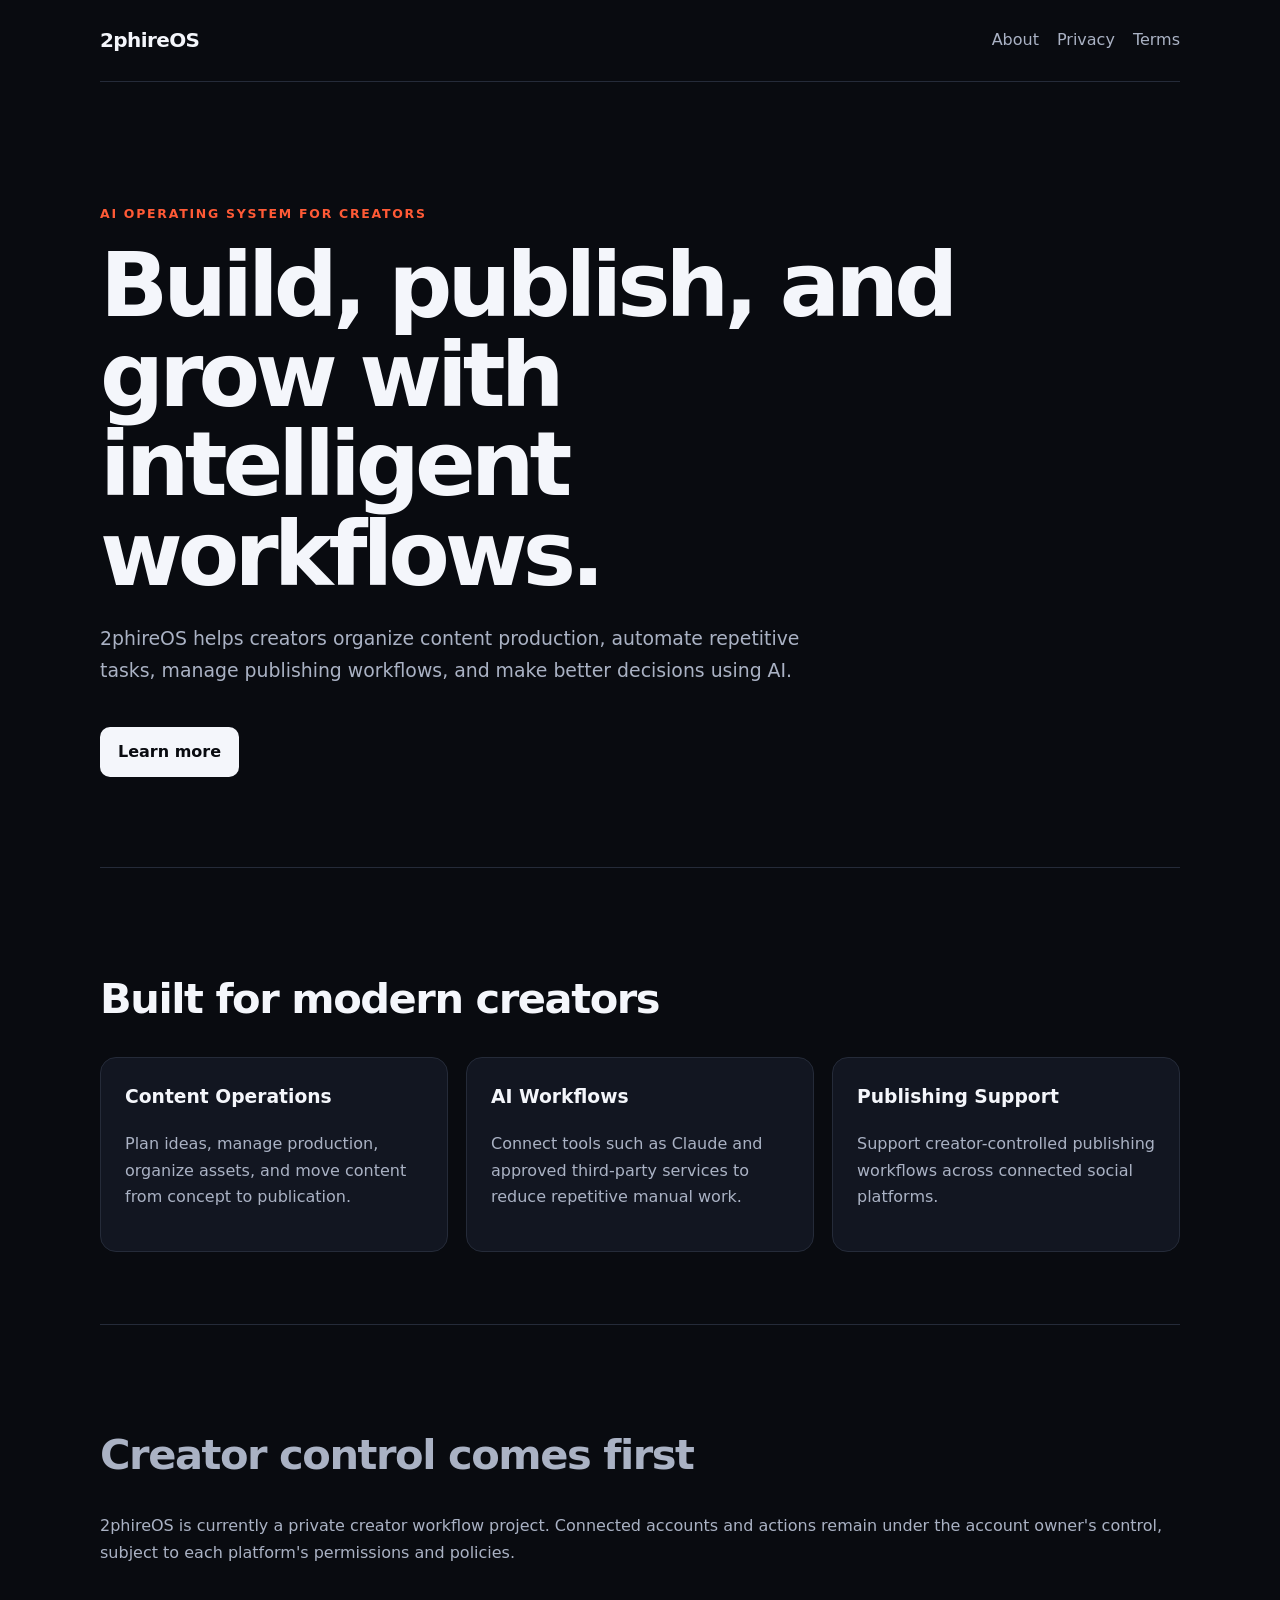
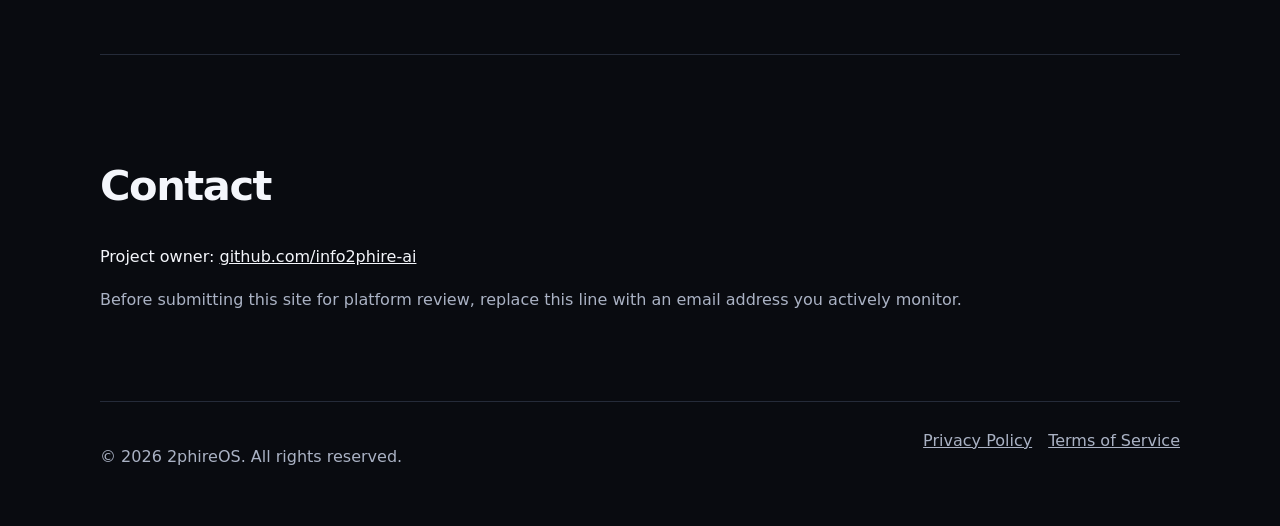
<file: index.html>
<!doctype html>
<html lang="en">
<head>
  <meta charset="utf-8">
  <meta name="viewport" content="width=device-width, initial-scale=1">
  <title>2phireOS — AI Operating System for Creators</title>
  <meta name="description" content="2phireOS is an AI-powered operating system for creators, helping automate content workflows, publishing, research, and business operations.">
  <link rel="stylesheet" href="style.css">
</head>
<body>
  <header class="site-header">
    <a class="brand" href="index.html">2phireOS</a>
    <nav>
      <a href="#about">About</a>
      <a href="privacy.html">Privacy</a>
      <a href="terms.html">Terms</a>
    </nav>
  </header>

  <main>
    <section class="hero">
      <p class="eyebrow">AI OPERATING SYSTEM FOR CREATORS</p>
      <h1>Build, publish, and grow with intelligent workflows.</h1>
      <p class="lead">
        2phireOS helps creators organize content production, automate repetitive tasks,
        manage publishing workflows, and make better decisions using AI.
      </p>
      <a class="button" href="#about">Learn more</a>
    </section>

    <section id="about" class="section">
      <h2>Built for modern creators</h2>
      <div class="grid">
        <article class="card">
          <h3>Content Operations</h3>
          <p>Plan ideas, manage production, organize assets, and move content from concept to publication.</p>
        </article>
        <article class="card">
          <h3>AI Workflows</h3>
          <p>Connect tools such as Claude and approved third-party services to reduce repetitive manual work.</p>
        </article>
        <article class="card">
          <h3>Publishing Support</h3>
          <p>Support creator-controlled publishing workflows across connected social platforms.</p>
        </article>
      </div>
    </section>

    <section class="section muted">
      <h2>Creator control comes first</h2>
      <p>
        2phireOS is currently a private creator workflow project. Connected accounts and actions
        remain under the account owner's control, subject to each platform's permissions and policies.
      </p>
    </section>

    <section class="section">
      <h2>Contact</h2>
      <p>
        Project owner:
        <a href="https://github.com/info2phire-ai" rel="noopener noreferrer">github.com/info2phire-ai</a>
      </p>
      <p class="small">
        Before submitting this site for platform review, replace this line with an email address you actively monitor.
      </p>
    </section>
  </main>

  <footer>
    <p>© 2026 2phireOS. All rights reserved.</p>
    <div>
      <a href="privacy.html">Privacy Policy</a>
      <a href="terms.html">Terms of Service</a>
    </div>
  </footer>
</body>
</html>
</file>
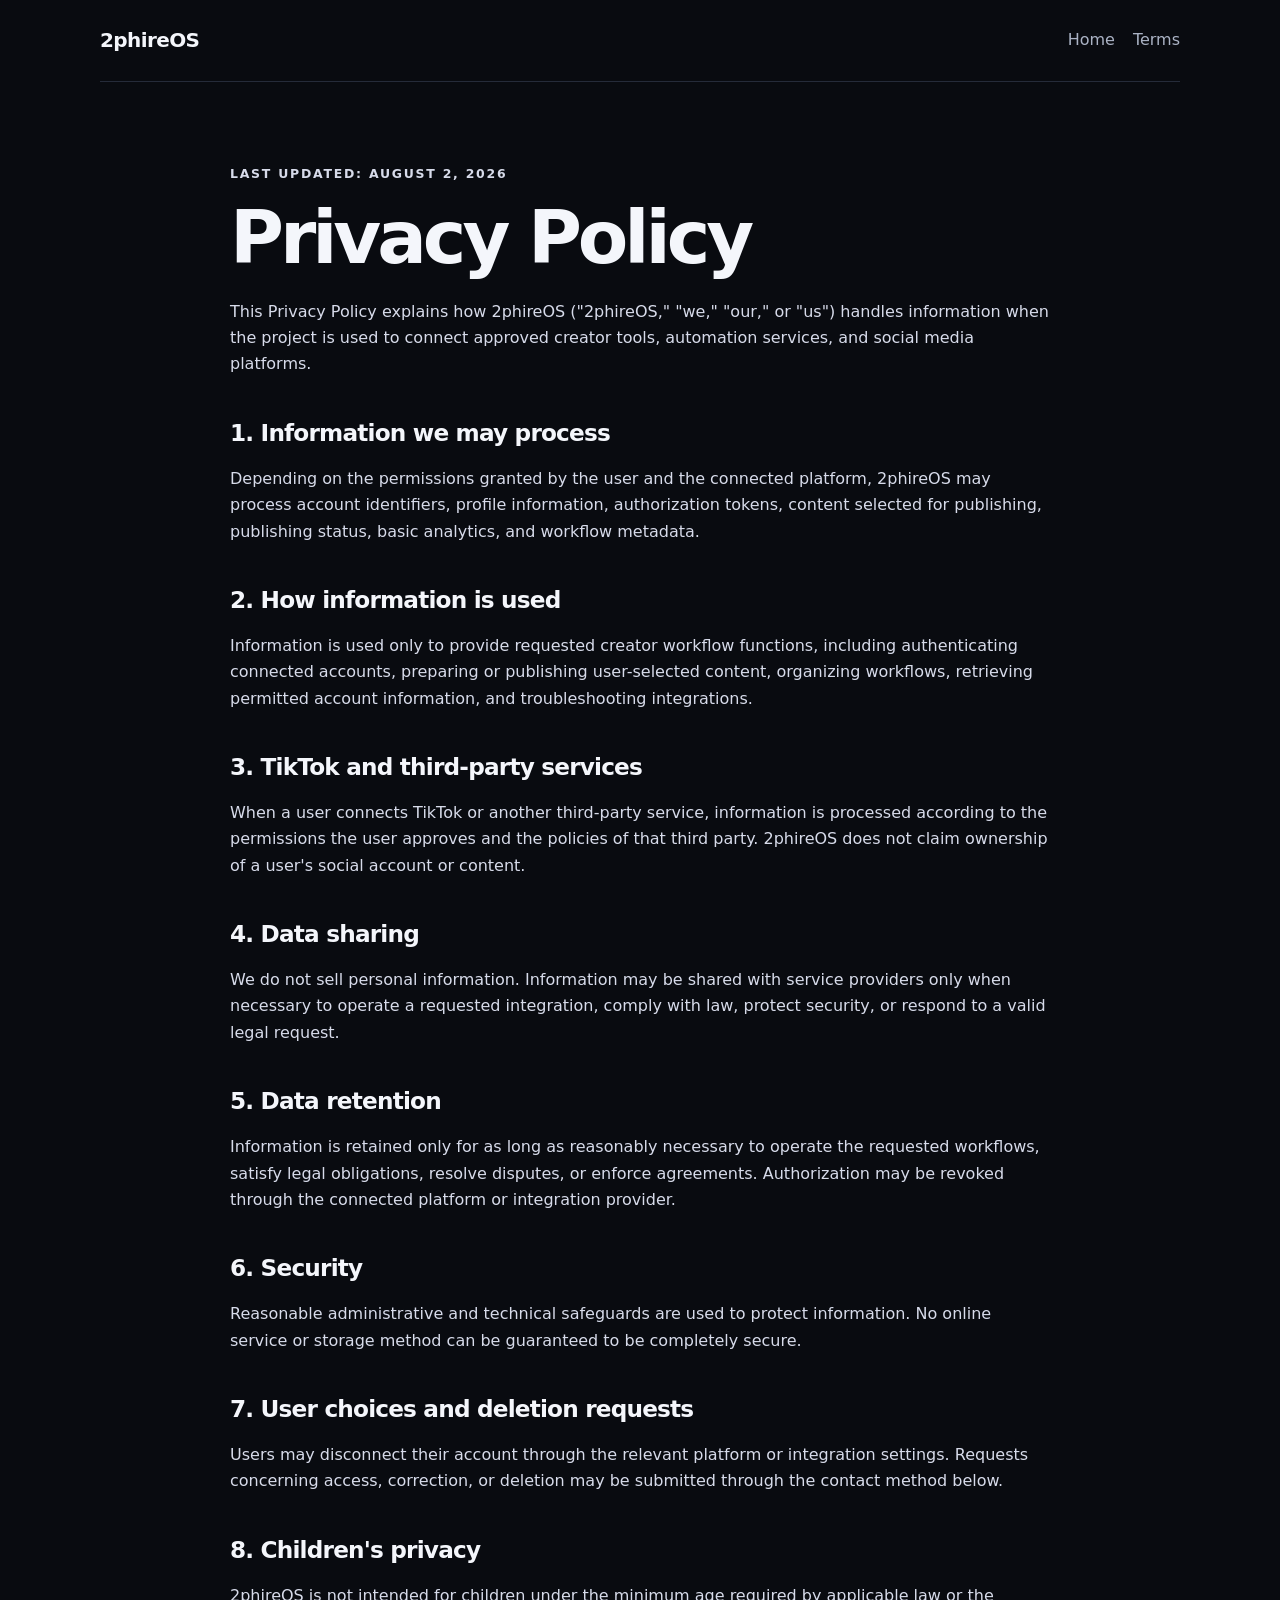
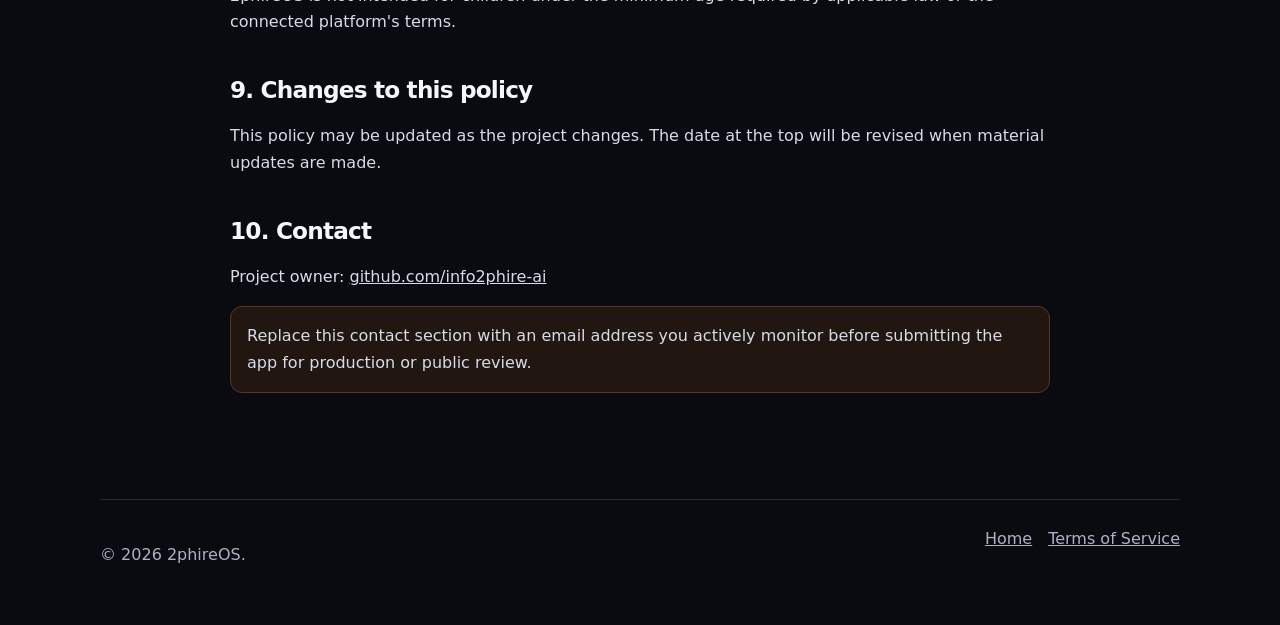
<file: privacy.html>
<!doctype html>
<html lang="en">
<head>
  <meta charset="utf-8">
  <meta name="viewport" content="width=device-width, initial-scale=1">
  <title>Privacy Policy — 2phireOS</title>
  <meta name="description" content="Privacy Policy for 2phireOS.">
  <link rel="stylesheet" href="style.css">
</head>
<body>
  <header class="site-header">
    <a class="brand" href="index.html">2phireOS</a>
    <nav>
      <a href="index.html">Home</a>
      <a href="terms.html">Terms</a>
    </nav>
  </header>

  <main class="legal">
    <p class="eyebrow">LAST UPDATED: AUGUST 2, 2026</p>
    <h1>Privacy Policy</h1>

    <p>
      This Privacy Policy explains how 2phireOS ("2phireOS," "we," "our," or "us")
      handles information when the project is used to connect approved creator tools,
      automation services, and social media platforms.
    </p>

    <h2>1. Information we may process</h2>
    <p>
      Depending on the permissions granted by the user and the connected platform,
      2phireOS may process account identifiers, profile information, authorization tokens,
      content selected for publishing, publishing status, basic analytics, and workflow metadata.
    </p>

    <h2>2. How information is used</h2>
    <p>
      Information is used only to provide requested creator workflow functions, including
      authenticating connected accounts, preparing or publishing user-selected content,
      organizing workflows, retrieving permitted account information, and troubleshooting integrations.
    </p>

    <h2>3. TikTok and third-party services</h2>
    <p>
      When a user connects TikTok or another third-party service, information is processed
      according to the permissions the user approves and the policies of that third party.
      2phireOS does not claim ownership of a user's social account or content.
    </p>

    <h2>4. Data sharing</h2>
    <p>
      We do not sell personal information. Information may be shared with service providers
      only when necessary to operate a requested integration, comply with law, protect security,
      or respond to a valid legal request.
    </p>

    <h2>5. Data retention</h2>
    <p>
      Information is retained only for as long as reasonably necessary to operate the requested
      workflows, satisfy legal obligations, resolve disputes, or enforce agreements.
      Authorization may be revoked through the connected platform or integration provider.
    </p>

    <h2>6. Security</h2>
    <p>
      Reasonable administrative and technical safeguards are used to protect information.
      No online service or storage method can be guaranteed to be completely secure.
    </p>

    <h2>7. User choices and deletion requests</h2>
    <p>
      Users may disconnect their account through the relevant platform or integration settings.
      Requests concerning access, correction, or deletion may be submitted through the contact method below.
    </p>

    <h2>8. Children's privacy</h2>
    <p>
      2phireOS is not intended for children under the minimum age required by applicable law
      or the connected platform's terms.
    </p>

    <h2>9. Changes to this policy</h2>
    <p>
      This policy may be updated as the project changes. The date at the top will be revised
      when material updates are made.
    </p>

    <h2>10. Contact</h2>
    <p>
      Project owner:
      <a href="https://github.com/info2phire-ai" rel="noopener noreferrer">github.com/info2phire-ai</a>
    </p>
    <p class="notice">
      Replace this contact section with an email address you actively monitor before submitting
      the app for production or public review.
    </p>
  </main>

  <footer>
    <p>© 2026 2phireOS.</p>
    <div>
      <a href="index.html">Home</a>
      <a href="terms.html">Terms of Service</a>
    </div>
  </footer>
</body>
</html>
</file>
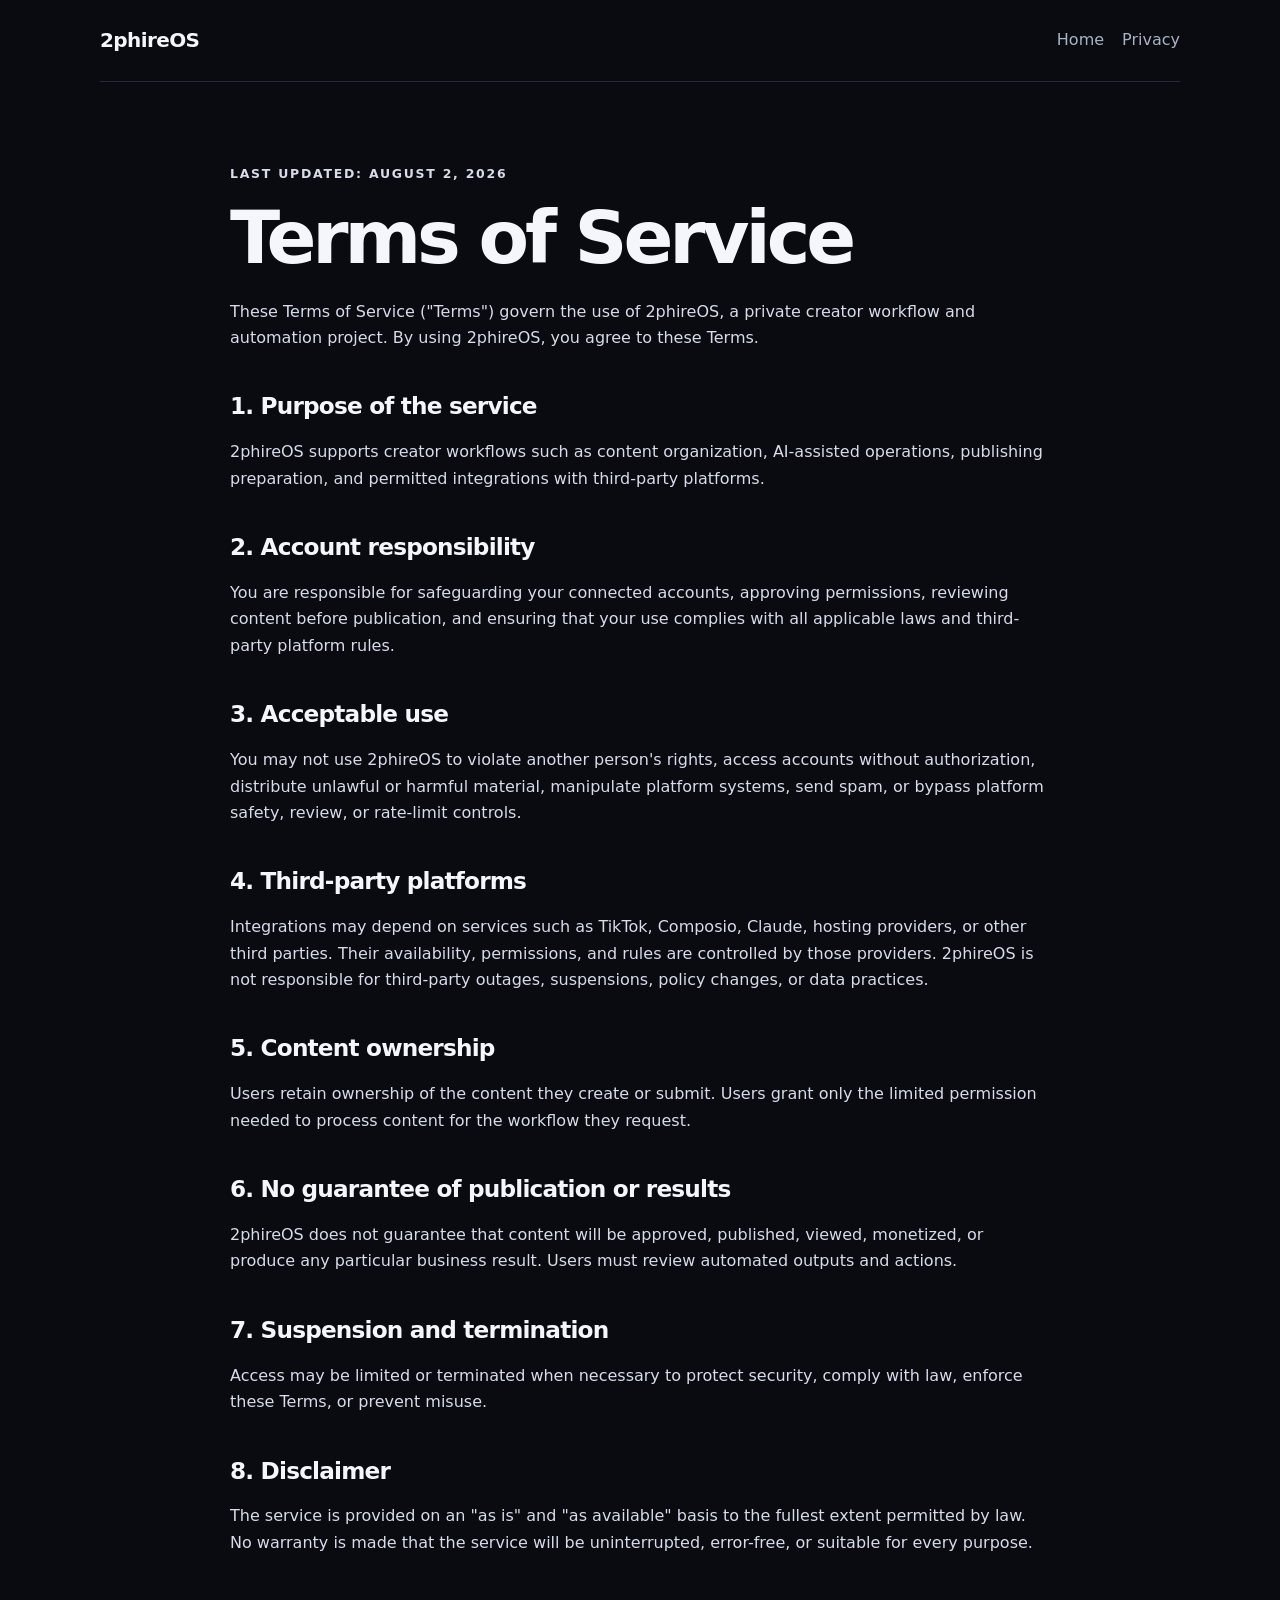
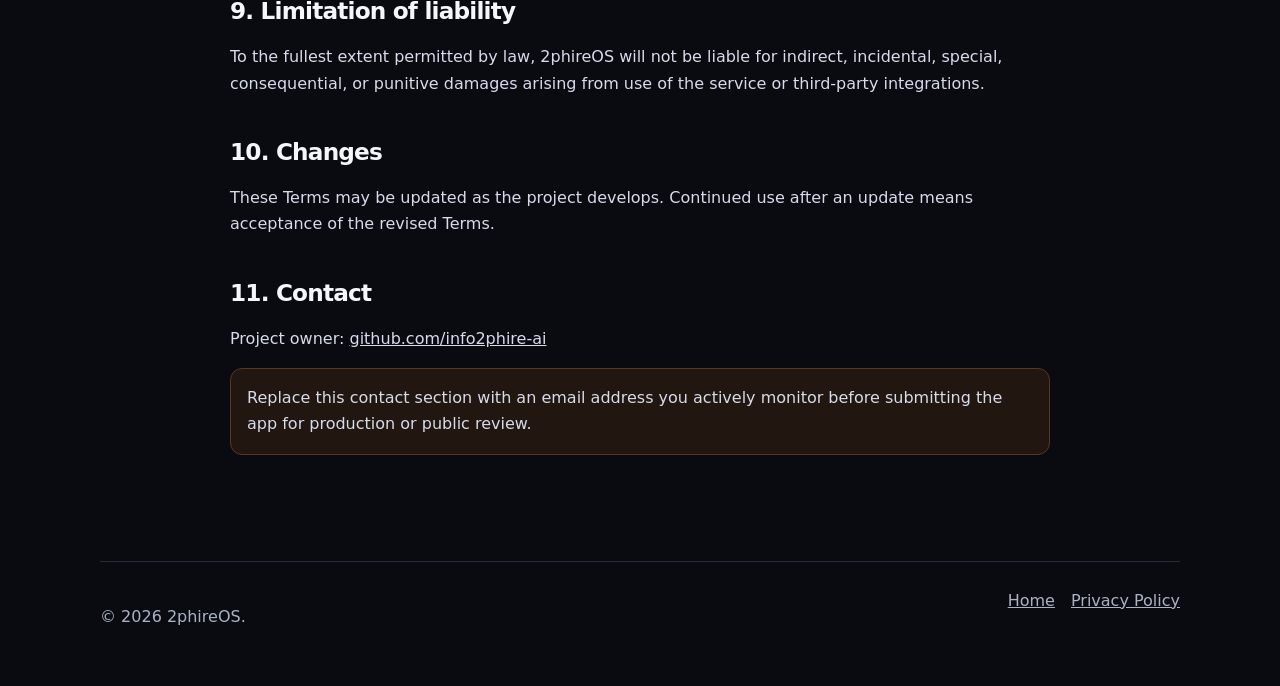
<file: terms.html>
<!doctype html>
<html lang="en">
<head>
  <meta charset="utf-8">
  <meta name="viewport" content="width=device-width, initial-scale=1">
  <title>Terms of Service — 2phireOS</title>
  <meta name="description" content="Terms of Service for 2phireOS.">
  <link rel="stylesheet" href="style.css">
</head>
<body>
  <header class="site-header">
    <a class="brand" href="index.html">2phireOS</a>
    <nav>
      <a href="index.html">Home</a>
      <a href="privacy.html">Privacy</a>
    </nav>
  </header>

  <main class="legal">
    <p class="eyebrow">LAST UPDATED: AUGUST 2, 2026</p>
    <h1>Terms of Service</h1>

    <p>
      These Terms of Service ("Terms") govern the use of 2phireOS, a private creator workflow
      and automation project. By using 2phireOS, you agree to these Terms.
    </p>

    <h2>1. Purpose of the service</h2>
    <p>
      2phireOS supports creator workflows such as content organization, AI-assisted operations,
      publishing preparation, and permitted integrations with third-party platforms.
    </p>

    <h2>2. Account responsibility</h2>
    <p>
      You are responsible for safeguarding your connected accounts, approving permissions,
      reviewing content before publication, and ensuring that your use complies with all applicable laws
      and third-party platform rules.
    </p>

    <h2>3. Acceptable use</h2>
    <p>
      You may not use 2phireOS to violate another person's rights, access accounts without authorization,
      distribute unlawful or harmful material, manipulate platform systems, send spam, or bypass
      platform safety, review, or rate-limit controls.
    </p>

    <h2>4. Third-party platforms</h2>
    <p>
      Integrations may depend on services such as TikTok, Composio, Claude, hosting providers,
      or other third parties. Their availability, permissions, and rules are controlled by those providers.
      2phireOS is not responsible for third-party outages, suspensions, policy changes, or data practices.
    </p>

    <h2>5. Content ownership</h2>
    <p>
      Users retain ownership of the content they create or submit. Users grant only the limited permission
      needed to process content for the workflow they request.
    </p>

    <h2>6. No guarantee of publication or results</h2>
    <p>
      2phireOS does not guarantee that content will be approved, published, viewed, monetized,
      or produce any particular business result. Users must review automated outputs and actions.
    </p>

    <h2>7. Suspension and termination</h2>
    <p>
      Access may be limited or terminated when necessary to protect security, comply with law,
      enforce these Terms, or prevent misuse.
    </p>

    <h2>8. Disclaimer</h2>
    <p>
      The service is provided on an "as is" and "as available" basis to the fullest extent permitted by law.
      No warranty is made that the service will be uninterrupted, error-free, or suitable for every purpose.
    </p>

    <h2>9. Limitation of liability</h2>
    <p>
      To the fullest extent permitted by law, 2phireOS will not be liable for indirect, incidental,
      special, consequential, or punitive damages arising from use of the service or third-party integrations.
    </p>

    <h2>10. Changes</h2>
    <p>
      These Terms may be updated as the project develops. Continued use after an update means
      acceptance of the revised Terms.
    </p>

    <h2>11. Contact</h2>
    <p>
      Project owner:
      <a href="https://github.com/info2phire-ai" rel="noopener noreferrer">github.com/info2phire-ai</a>
    </p>
    <p class="notice">
      Replace this contact section with an email address you actively monitor before submitting
      the app for production or public review.
    </p>
  </main>

  <footer>
    <p>© 2026 2phireOS.</p>
    <div>
      <a href="index.html">Home</a>
      <a href="privacy.html">Privacy Policy</a>
    </div>
  </footer>
</body>
</html>
</file>
<file: style.css>
:root {
  --bg: #090b10;
  --panel: #121621;
  --text: #f4f6fb;
  --muted: #aab2c4;
  --line: #252b39;
  --accent: #ff5a36;
  --max: 1080px;
}

* { box-sizing: border-box; }

html { scroll-behavior: smooth; }

body {
  margin: 0;
  font-family: Inter, ui-sans-serif, system-ui, -apple-system, BlinkMacSystemFont, "Segoe UI", sans-serif;
  background: var(--bg);
  color: var(--text);
  line-height: 1.65;
}

a { color: inherit; }

.site-header {
  width: min(var(--max), calc(100% - 36px));
  margin: 0 auto;
  padding: 24px 0;
  display: flex;
  justify-content: space-between;
  align-items: center;
  border-bottom: 1px solid var(--line);
}

.brand {
  font-weight: 800;
  letter-spacing: -0.03em;
  text-decoration: none;
  font-size: 1.25rem;
}

nav { display: flex; gap: 18px; }
nav a { color: var(--muted); text-decoration: none; }
nav a:hover { color: var(--text); }

.hero, .section, .legal {
  width: min(var(--max), calc(100% - 36px));
  margin: 0 auto;
}

.hero { padding: 110px 0 90px; }

.eyebrow {
  color: var(--accent);
  font-weight: 800;
  letter-spacing: .14em;
  font-size: .78rem;
}

h1 {
  font-size: clamp(2.7rem, 7vw, 5.6rem);
  line-height: 1;
  letter-spacing: -0.055em;
  max-width: 900px;
  margin: 16px 0 24px;
}

h2 {
  font-size: clamp(1.7rem, 4vw, 2.6rem);
  letter-spacing: -0.035em;
  line-height: 1.15;
}

h3 { margin-top: 0; }

.lead {
  max-width: 760px;
  color: var(--muted);
  font-size: 1.18rem;
}

.button {
  display: inline-block;
  margin-top: 22px;
  padding: 12px 18px;
  border-radius: 10px;
  background: var(--text);
  color: var(--bg);
  text-decoration: none;
  font-weight: 800;
}

.section {
  padding: 72px 0;
  border-top: 1px solid var(--line);
}

.muted { color: var(--muted); }

.grid {
  display: grid;
  grid-template-columns: repeat(3, 1fr);
  gap: 18px;
  margin-top: 30px;
}

.card {
  background: var(--panel);
  border: 1px solid var(--line);
  border-radius: 16px;
  padding: 24px;
}

.card p, .small { color: var(--muted); }

.legal {
  max-width: 820px;
  padding: 70px 0 90px;
}

.legal h1 { font-size: clamp(2.4rem, 6vw, 4.6rem); }
.legal h2 { margin-top: 42px; font-size: 1.45rem; }
.legal p { color: #d7dbea; }

.notice {
  background: #211710;
  border: 1px solid #5a3525;
  padding: 16px;
  border-radius: 12px;
}

footer {
  width: min(var(--max), calc(100% - 36px));
  margin: 0 auto;
  padding: 26px 0 40px;
  border-top: 1px solid var(--line);
  color: var(--muted);
  display: flex;
  justify-content: space-between;
  gap: 20px;
}

footer div { display: flex; gap: 16px; }

@media (max-width: 760px) {
  .grid { grid-template-columns: 1fr; }
  nav { gap: 10px; font-size: .92rem; }
  .hero { padding-top: 72px; }
  footer { flex-direction: column; }
}
</file>
